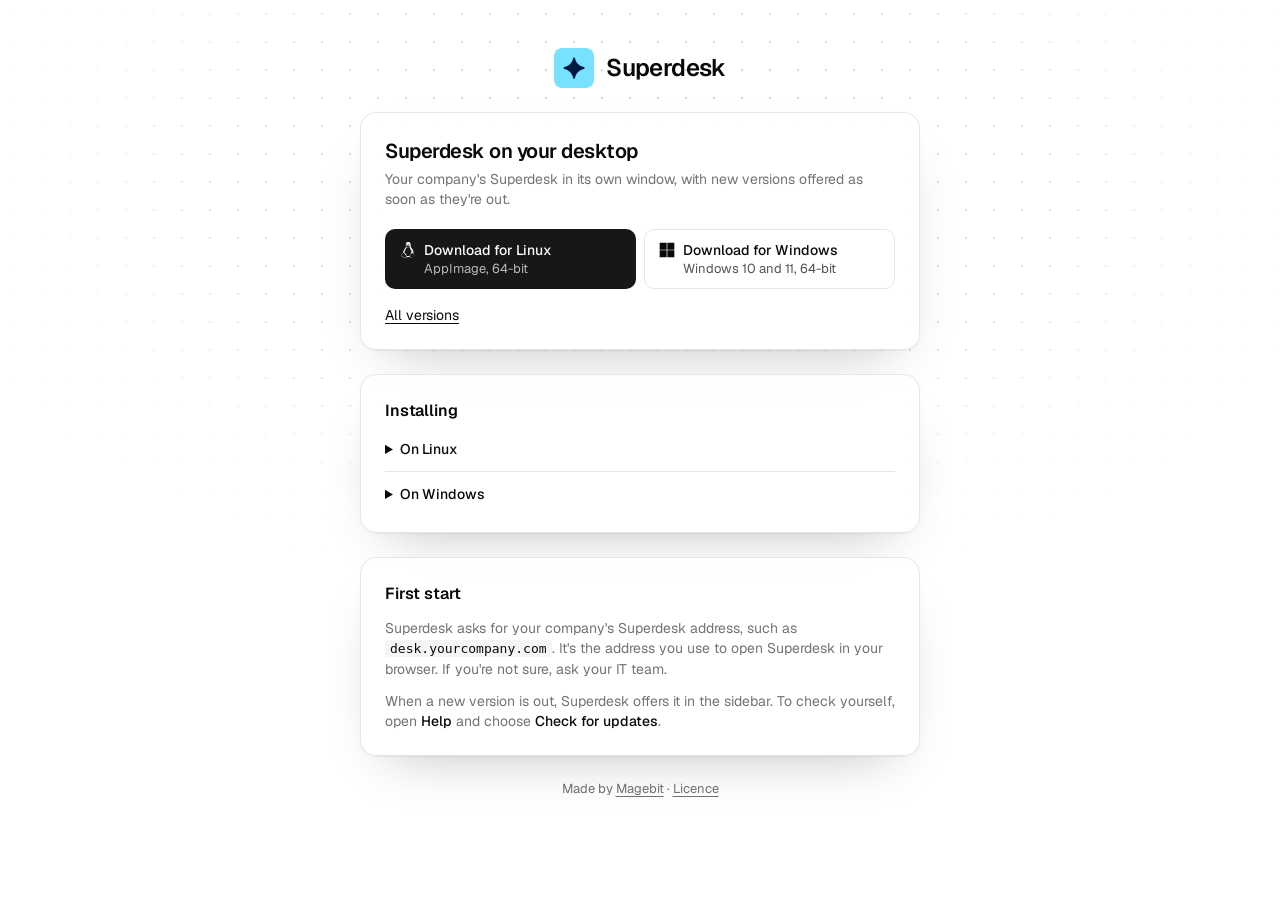
<file: docs/index.html>
<!doctype html>
<html lang="en">
  <head>
    <meta charset="utf-8" />
    <meta
      http-equiv="Content-Security-Policy"
      content="default-src 'none'; script-src 'self'; style-src 'self'; img-src 'self'; font-src 'self'; base-uri 'none'; form-action 'none'"
    />
    <meta name="viewport" content="width=device-width, initial-scale=1" />
    <title>Download Superdesk</title>
    <meta
      name="description"
      content="Download the Superdesk desktop app for Windows and Linux."
    />
    <link rel="icon" type="image/svg+xml" href="logo.svg" />
    <link rel="stylesheet" href="styles.css" />
  </head>
  <body>
    <div class="dot-grid" aria-hidden="true"></div>
    <main>
      <span class="brand">
        <img src="logo.svg" alt="" />
        Superdesk
      </span>

      <section class="card hero">
        <h1>Superdesk on your desktop</h1>
        <p class="description">
          Your company's Superdesk in its own window, with new versions
          offered as soon as they're out.
        </p>

        <div class="downloads">
          <a
            class="download"
            data-os="windows"
            href="https://github.com/magebitcom/superdesk-desktop-releases/releases/latest/download/Superdesk-windows-x64-setup.exe"
          >
            <span class="os-icon os-icon--windows" aria-hidden="true"></span>
            <span class="download__label">Download for Windows</span>
            <span class="download__meta">Windows 10 and 11, 64-bit</span>
          </a>
          <a
            class="download"
            data-os="linux"
            href="https://github.com/magebitcom/superdesk-desktop-releases/releases/latest/download/Superdesk-linux-x86_64.AppImage"
          >
            <span class="os-icon os-icon--linux" aria-hidden="true"></span>
            <span class="download__label">Download for Linux</span>
            <span class="download__meta">AppImage, 64-bit</span>
          </a>
        </div>

        <p class="note">
          There is no Mac version yet. It is on the way.
        </p>

        <p class="links">
          <a href="versions.html">All versions</a>
        </p>
      </section>

      <section class="card steps">
        <h2>Installing</h2>

        <details data-os="windows">
          <summary>On Windows</summary>
          <ol>
            <li>Open the file you downloaded.</li>
            <li>
              Windows may say <strong>Windows protected your PC</strong>. This
              is because the app isn't signed yet. Click
              <strong>More info</strong>, then <strong>Run anyway</strong>.
              <div class="smartscreen" aria-hidden="true">
                <p class="smartscreen__title">Windows protected your PC</p>
                <p class="smartscreen__text">
                  Microsoft Defender SmartScreen prevented an unrecognised app
                  from starting.
                </p>
                <p class="smartscreen__text">
                  App: Superdesk-windows-x64-setup.exe<br />
                  Publisher: Unknown publisher
                </p>
                <div class="smartscreen__buttons">
                  <span class="smartscreen__button smartscreen__button--hint"
                    >Run anyway</span
                  >
                  <span class="smartscreen__button">Don't run</span>
                </div>
              </div>
            </li>
            <li>Superdesk installs and opens by itself.</li>
          </ol>
        </details>

        <details data-os="linux">
          <summary>On Linux</summary>
          <ol>
            <li>
              Allow the file to run. In your file manager, right-click it,
              open <strong>Properties</strong> and turn on
              <strong>Allow executing file as program</strong>. Or in a
              terminal:
              <pre><code>chmod +x Superdesk-linux-x86_64.AppImage</code></pre>
            </li>
            <li>Double-click the file to open Superdesk.</li>
            <li>
              If nothing happens on Ubuntu, install the library AppImages
              need, then try again:
              <pre><code>sudo apt install libfuse2t64</code></pre>
              On Ubuntu 22.04 the package is called <code>libfuse2</code>.
            </li>
          </ol>
        </details>
      </section>

      <section class="card">
        <h2>First start</h2>
        <p class="description">
          Superdesk asks for your company's Superdesk address, such as
          <code>desk.yourcompany.com</code>. It's the address you use to open
          Superdesk in your browser. If you're not sure, ask your IT team.
        </p>
        <p class="description">
          When a new version is out, Superdesk offers it in the sidebar. To
          check yourself, open <strong>Help</strong> and choose
          <strong>Check for updates</strong>.
        </p>
      </section>

      <footer>
        Made by <a href="https://magebit.com/">Magebit</a> ·
        <a
          href="https://github.com/magebitcom/superdesk-desktop-releases/blob/master/LICENSE.md"
          >Licence</a
        >
      </footer>
    </main>
    <script src="download.js"></script>
  </body>
</html>
</file>
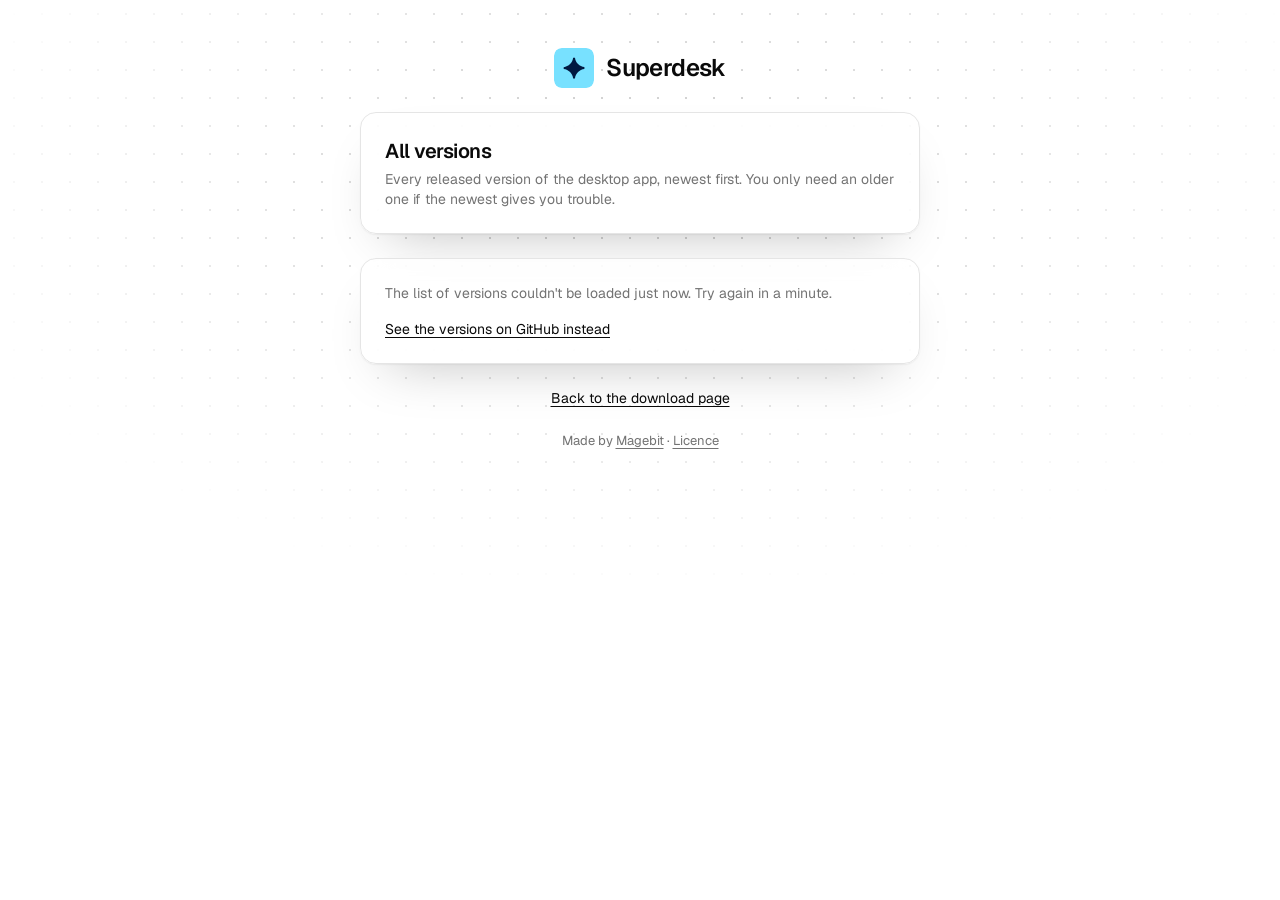
<file: docs/versions.html>
<!doctype html>
<html lang="en">
  <head>
    <meta charset="utf-8" />
    <meta
      http-equiv="Content-Security-Policy"
      content="default-src 'none'; script-src 'self'; style-src 'self'; img-src 'self'; font-src 'self'; connect-src https://api.github.com; base-uri 'none'; form-action 'none'"
    />
    <meta name="viewport" content="width=device-width, initial-scale=1" />
    <title>All versions · Superdesk</title>
    <meta
      name="description"
      content="Every released version of the Superdesk desktop app."
    />
    <link rel="icon" type="image/svg+xml" href="logo.svg" />
    <link rel="stylesheet" href="styles.css" />
  </head>
  <body>
    <div class="dot-grid" aria-hidden="true"></div>
    <main>
      <a class="brand" href="./">
        <img src="logo.svg" alt="" />
        Superdesk
      </a>

      <section class="card">
        <h1>All versions</h1>
        <p class="description">
          Every released version of the desktop app, newest first. You only
          need an older one if the newest gives you trouble.
        </p>
      </section>

      <div id="versions" class="versions" aria-live="polite">
        <noscript>
          <section class="card">
            <p class="description">
              This list needs JavaScript.
              <a href="https://github.com/magebitcom/superdesk-desktop-releases/releases"
                >See the versions on GitHub instead</a
              >.
            </p>
          </section>
        </noscript>
      </div>

      <p class="back"><a href="./">Back to the download page</a></p>

      <footer>
        Made by <a href="https://magebit.com/">Magebit</a> ·
        <a
          href="https://github.com/magebitcom/superdesk-desktop-releases/blob/master/LICENSE.md"
          >Licence</a
        >
      </footer>
    </main>
    <script src="versions.js"></script>
  </body>
</html>
</file>
<file: docs/styles.css>
/* Mirrors the desktop app's own pages and Superdesk's sign-in page. */

@font-face {
  font-family: "Geist Variable";
  font-style: normal;
  font-display: swap;
  font-weight: 100 900;
  src: url("fonts/geist-latin-ext-wght-normal.woff2") format("woff2-variations");
  unicode-range:
    U+0100-02BA, U+02BD-02C5, U+02C7-02CC, U+02CE-02D7, U+02DD-02FF, U+0304,
    U+0308, U+0329, U+1D00-1DBF, U+1E00-1E9F, U+1EF2-1EFF, U+2020,
    U+20A0-20AB, U+20AD-20C0, U+2113, U+2C60-2C7F, U+A720-A7FF;
}

@font-face {
  font-family: "Geist Variable";
  font-style: normal;
  font-display: swap;
  font-weight: 100 900;
  src: url("fonts/geist-latin-wght-normal.woff2") format("woff2-variations");
  unicode-range:
    U+0000-00FF, U+0131, U+0152-0153, U+02BB-02BC, U+02C6, U+02DA, U+02DC,
    U+0304, U+0308, U+0329, U+2000-206F, U+20AC, U+2122, U+2191, U+2193,
    U+2212, U+2215, U+FEFF, U+FFFD;
}

:root {
  color-scheme: light;
  --background: oklch(1 0 0);
  --foreground: oklch(0.145 0 0);
  --card: oklch(1 0 0);
  --primary: oklch(0.205 0 0);
  --primary-foreground: oklch(0.985 0 0);
  --secondary: oklch(0.97 0 0);
  --muted-foreground: oklch(0.556 0 0);
  --border: oklch(0.922 0 0);
  --ring: oklch(0.708 0 0);
  --code-background: oklch(0.97 0 0);
  font-family: "Geist Variable", ui-sans-serif, system-ui, sans-serif;
  -webkit-font-smoothing: antialiased;
}

@media (prefers-color-scheme: dark) {
  :root {
    color-scheme: dark;
    --background: oklch(0.145 0 0);
    --foreground: oklch(0.985 0 0);
    --card: oklch(0.205 0 0);
    --primary: oklch(0.922 0 0);
    --primary-foreground: oklch(0.205 0 0);
    --secondary: oklch(0.269 0 0);
    --muted-foreground: oklch(0.708 0 0);
    --border: oklch(1 0 0 / 10%);
    --ring: oklch(0.556 0 0);
    --code-background: oklch(1 0 0 / 6%);
  }
}

* {
  box-sizing: border-box;
}

body {
  position: relative;
  margin: 0;
  min-height: 100vh;
  padding: 48px 16px;
  background: var(--background);
  color: var(--foreground);
}

.dot-grid {
  position: absolute;
  inset: 0 0 auto;
  height: 640px;
  pointer-events: none;
  background-image: radial-gradient(
    color-mix(in oklab, var(--foreground) 18%, transparent) 1px,
    transparent 1.4px
  );
  background-size: 28px 28px;
  mask-image: radial-gradient(
    ellipse 70% 80% at 50% 30%,
    black 20%,
    transparent 80%
  );
}

main {
  position: relative;
  width: 100%;
  max-width: 560px;
  margin: 0 auto;
  display: flex;
  flex-direction: column;
  align-items: center;
  gap: 24px;
}

.brand {
  display: flex;
  align-items: center;
  gap: 12px;
  font-size: 24px;
  line-height: 32px;
  font-weight: 600;
  letter-spacing: -0.025em;
}

.brand img {
  width: 40px;
  height: 40px;
  border-radius: 8px;
}

.card {
  width: 100%;
  padding: 24px;
  border: 1px solid var(--border);
  border-radius: 16px;
  background-color: color-mix(in oklab, var(--card) 72%, transparent);
  box-shadow:
    0 24px 56px -28px oklch(0 0 0 / 28%),
    0 1px 2px oklch(0 0 0 / 6%);
  backdrop-filter: blur(16px);
}

h1 {
  margin: 0 0 4px;
  font-size: 20px;
  line-height: 28px;
  font-weight: 600;
  letter-spacing: -0.025em;
}

h2 {
  margin: 0 0 12px;
  font-size: 16px;
  line-height: 24px;
  font-weight: 600;
  letter-spacing: -0.01em;
}

.description,
.note,
li {
  margin: 0;
  font-size: 14px;
  line-height: 20px;
  color: var(--muted-foreground);
}

.description + .description {
  margin-top: 12px;
}

strong {
  color: var(--foreground);
  font-weight: 500;
}

a {
  color: inherit;
  text-underline-offset: 3px;
}

a:focus-visible,
summary:focus-visible {
  outline: none;
  border-radius: 8px;
  box-shadow: 0 0 0 3px color-mix(in oklab, var(--ring) 50%, transparent);
}

code {
  padding: 1px 5px;
  border-radius: 4px;
  background: var(--code-background);
  color: var(--foreground);
  font-family: ui-monospace, SFMono-Regular, Menlo, Consolas, monospace;
  font-size: 13px;
}

pre {
  margin: 8px 0;
  padding: 8px 10px;
  border-radius: 8px;
  background: var(--code-background);
  overflow-x: auto;
}

pre code {
  padding: 0;
  background: none;
}

/* Downloads */

.downloads {
  display: flex;
  flex-wrap: wrap;
  gap: 8px;
  margin-top: 20px;
}

.download {
  flex: 1 1 200px;
  display: grid;
  grid-template-columns: auto 1fr;
  align-items: center;
  column-gap: 8px;
  padding: 10px 14px;
  border: 1px solid transparent;
  border-radius: 10px;
  background: var(--primary);
  color: var(--primary-foreground);
  text-decoration: none;
  transition: background-color 150ms;
}

.download:hover {
  background: color-mix(in oklab, var(--primary) 85%, transparent);
}

.download:active {
  transform: translateY(1px);
}

.download__label {
  font-size: 14px;
  line-height: 20px;
  font-weight: 500;
}

.download__meta {
  font-size: 13px;
  line-height: 18px;
  opacity: 0.7;
  grid-column: 2;
}

:root[data-os="windows"] .download:not(.download--primary),
:root[data-os="linux"] .download:not(.download--primary) {
  border-color: var(--border);
  background: transparent;
  color: var(--foreground);
}

:root[data-os="windows"] .download:not(.download--primary):hover,
:root[data-os="linux"] .download:not(.download--primary):hover {
  background: var(--secondary);
}

.note {
  margin-top: 12px;
}

:root[data-os="windows"] .note,
:root[data-os="linux"] .note {
  display: none;
}

.links {
  margin: 16px 0 0;
  font-size: 14px;
  line-height: 20px;
}

/* Install steps */

details + details {
  margin-top: 8px;
  padding-top: 8px;
  border-top: 1px solid var(--border);
}

summary {
  padding: 4px 0;
  font-size: 14px;
  line-height: 20px;
  font-weight: 500;
  cursor: pointer;
}

ol {
  margin: 8px 0 4px;
  padding-left: 20px;
}

li + li {
  margin-top: 10px;
}

li::marker {
  color: var(--muted-foreground);
}

/* A sketch of the Windows warning, so people recognise it. */

.smartscreen {
  margin: 10px 0 2px;
  padding: 16px;
  border-radius: 6px;
  background: #0b57a4;
  color: #fff;
  font-family: "Segoe UI", ui-sans-serif, system-ui, sans-serif;
}

.smartscreen__title {
  margin: 0 0 8px;
  font-size: 17px;
  line-height: 22px;
}

.smartscreen__text {
  margin: 0 0 8px;
  font-size: 12px;
  line-height: 17px;
  color: #fff;
  opacity: 0.9;
}

.smartscreen__buttons {
  display: flex;
  justify-content: flex-end;
  gap: 8px;
  margin-top: 12px;
}

.smartscreen__button {
  padding: 4px 16px;
  border: 1px solid #fff;
  font-size: 12px;
  line-height: 18px;
}

.smartscreen__button--hint {
  outline: 2px solid #ffd84d;
  outline-offset: 2px;
}

footer {
  font-size: 13px;
  line-height: 18px;
  color: var(--muted-foreground);
}

/* All versions */

a.brand {
  color: inherit;
  text-decoration: none;
}

.versions {
  width: 100%;
  display: flex;
  flex-direction: column;
  gap: 16px;
}

.status {
  margin: 0;
  text-align: center;
  font-size: 14px;
  line-height: 20px;
  color: var(--muted-foreground);
}

.version__header {
  display: flex;
  flex-wrap: wrap;
  align-items: center;
  gap: 8px;
}

.version__title {
  margin: 0;
}

.version__date {
  margin: 2px 0 0;
  font-size: 13px;
  line-height: 18px;
  color: var(--muted-foreground);
}

.badge {
  padding: 1px 8px;
  border-radius: 999px;
  background: var(--primary);
  color: var(--primary-foreground);
  font-size: 12px;
  line-height: 18px;
  font-weight: 500;
}

.badge--muted {
  background: var(--secondary);
  color: var(--muted-foreground);
}

.version__notes {
  margin-top: 12px;
  font-size: 14px;
  line-height: 20px;
  color: var(--muted-foreground);
  overflow-wrap: anywhere;
}

.version__notes > :first-child {
  margin-top: 0;
}

.version__notes > :last-child {
  margin-bottom: 0;
}

.version__files {
  display: flex;
  flex-wrap: wrap;
  gap: 8px;
  margin-top: 16px;
}

.file {
  flex: 1 1 200px;
  display: flex;
  justify-content: space-between;
  align-items: center;
  gap: 12px;
  padding: 10px 14px;
  border: 1px solid var(--border);
  border-radius: 10px;
  font-size: 14px;
  line-height: 20px;
  text-decoration: none;
  transition: background-color 150ms;
}

.file:hover {
  background: var(--secondary);
}

.file__label {
  display: inline-flex;
  align-items: center;
  gap: 8px;
  font-weight: 500;
}

.file__meta {
  color: var(--muted-foreground);
  font-size: 13px;
  white-space: nowrap;
}

.back {
  margin: 0;
  font-size: 14px;
  line-height: 20px;
}

/* OS marks, drawn in the text colour */

.os-icon {
  display: inline-block;
  flex-shrink: 0;
  width: 16px;
  height: 16px;
  background-color: currentColor;
  -webkit-mask: center / contain no-repeat;
  mask: center / contain no-repeat;
}

.os-icon--windows {
  -webkit-mask-image: url("icons/windows.svg");
  mask-image: url("icons/windows.svg");
}

.os-icon--linux {
  -webkit-mask-image: url("icons/linux.svg");
  mask-image: url("icons/linux.svg");
}
</file>
